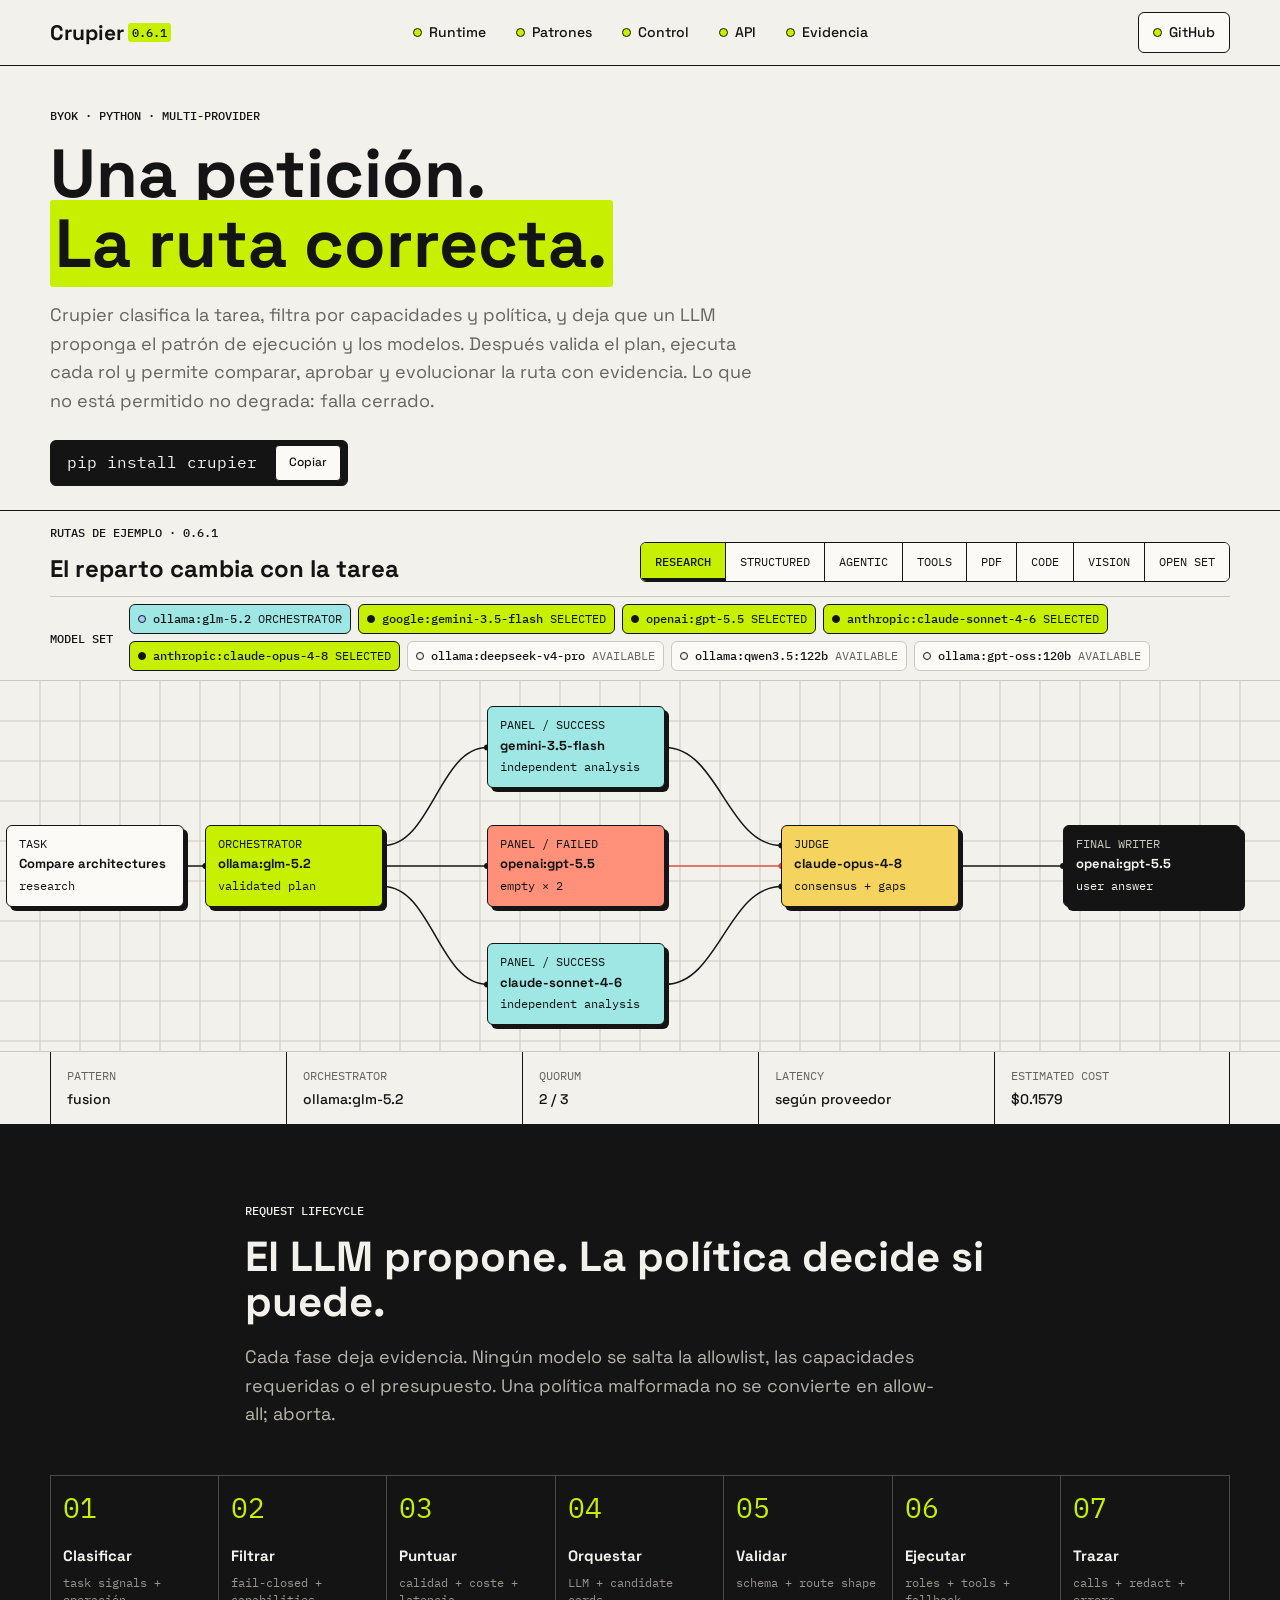
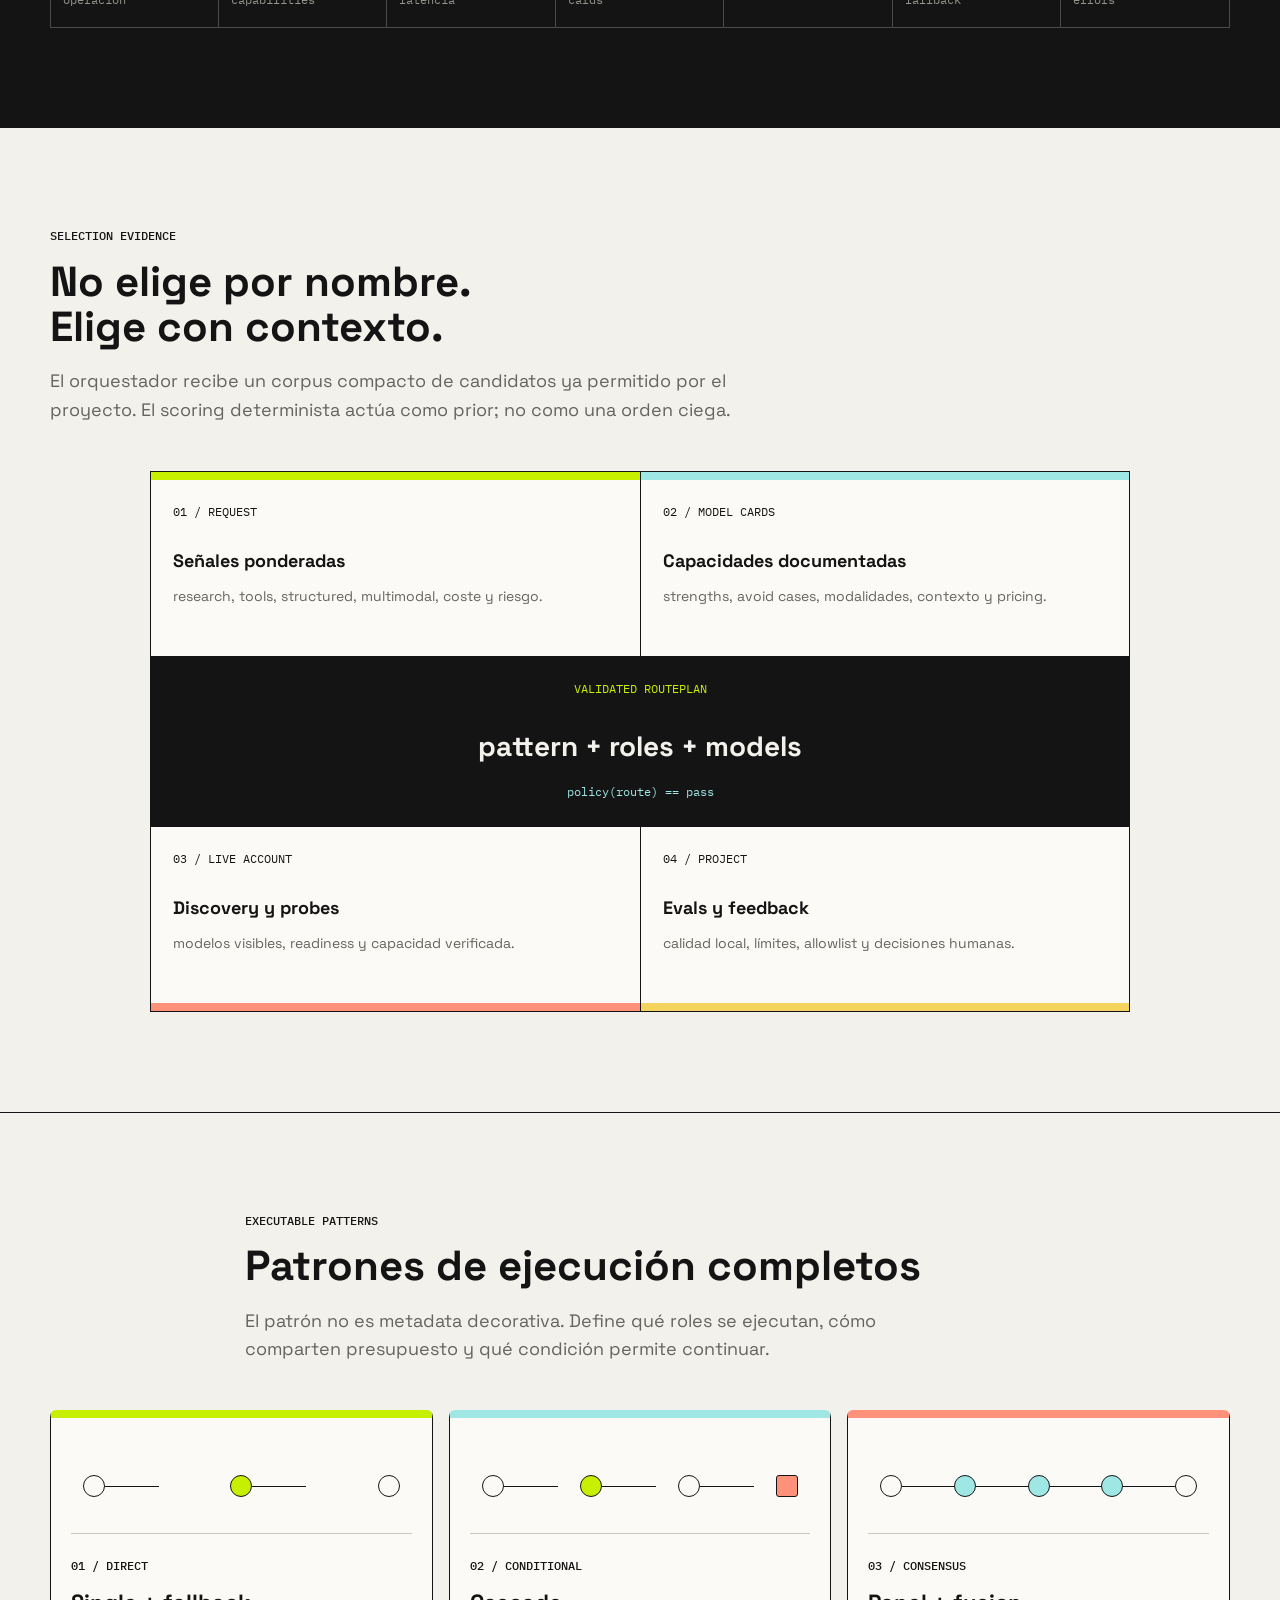
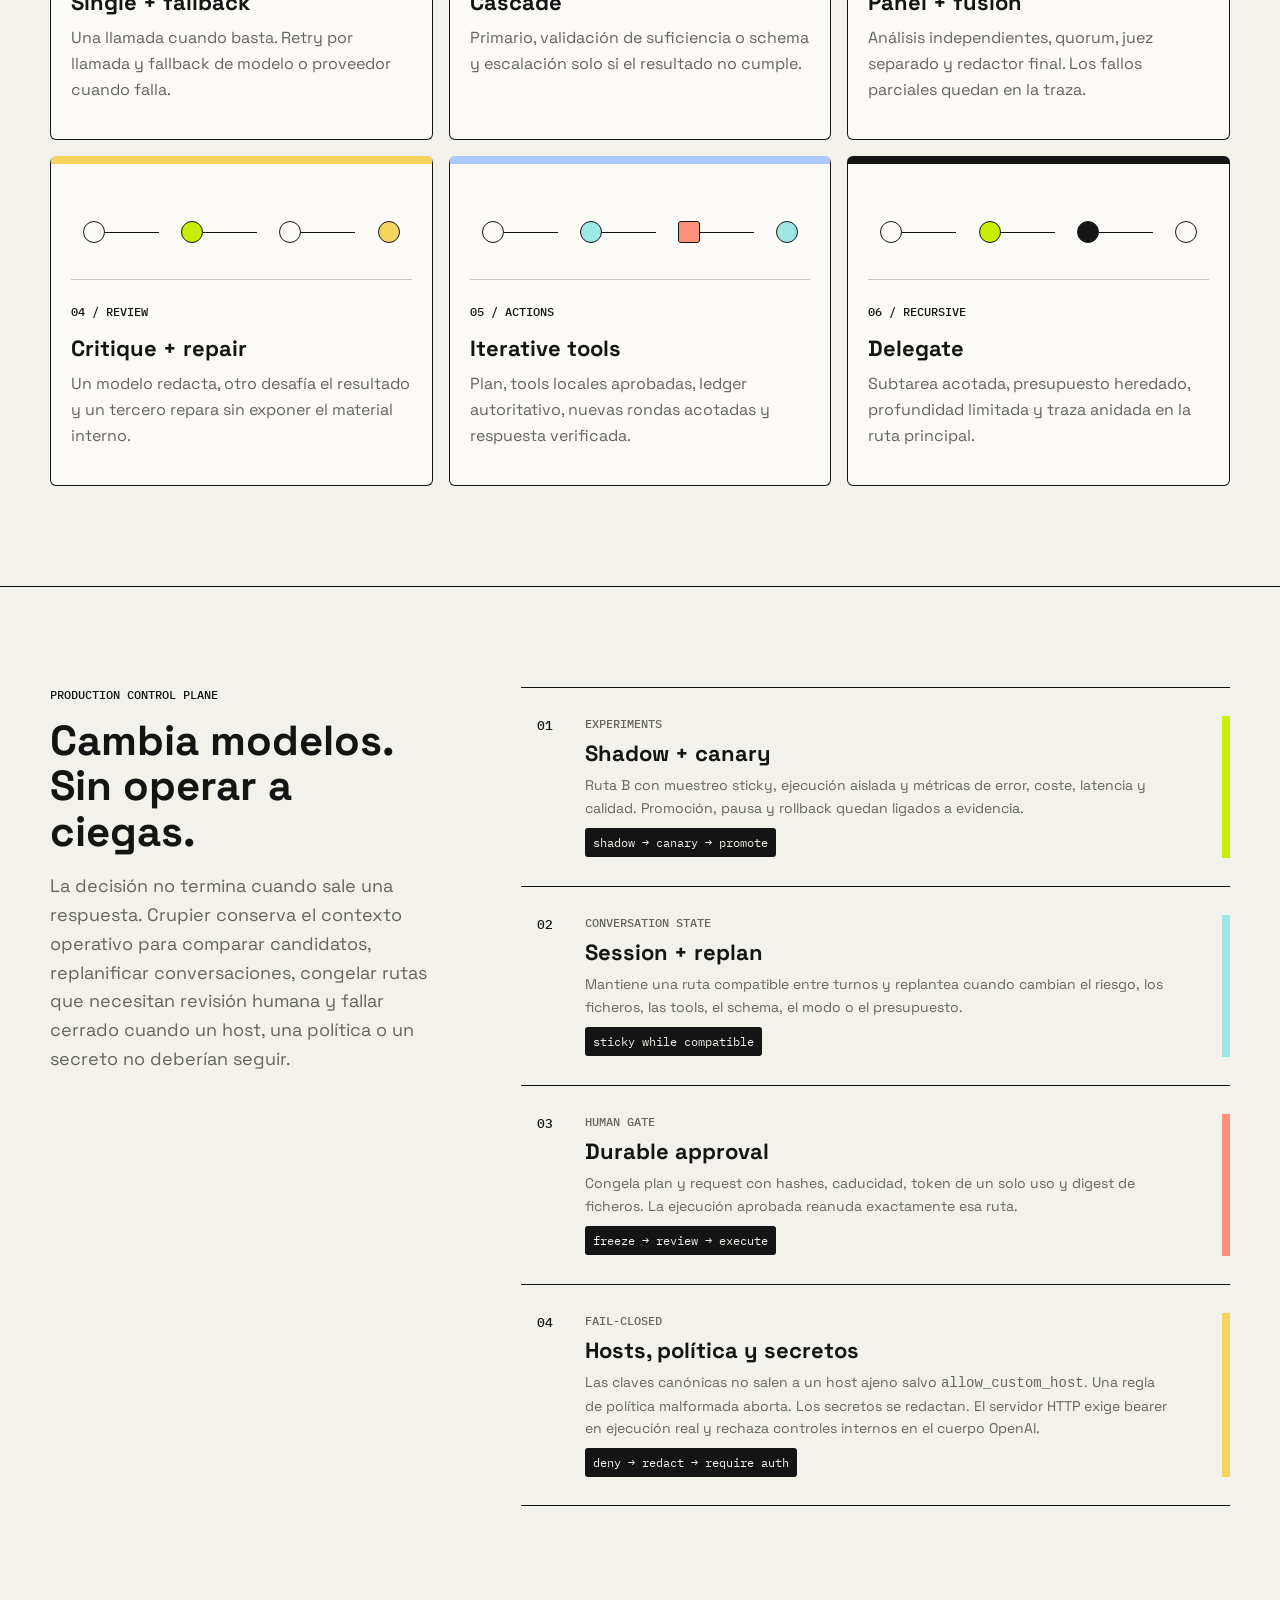
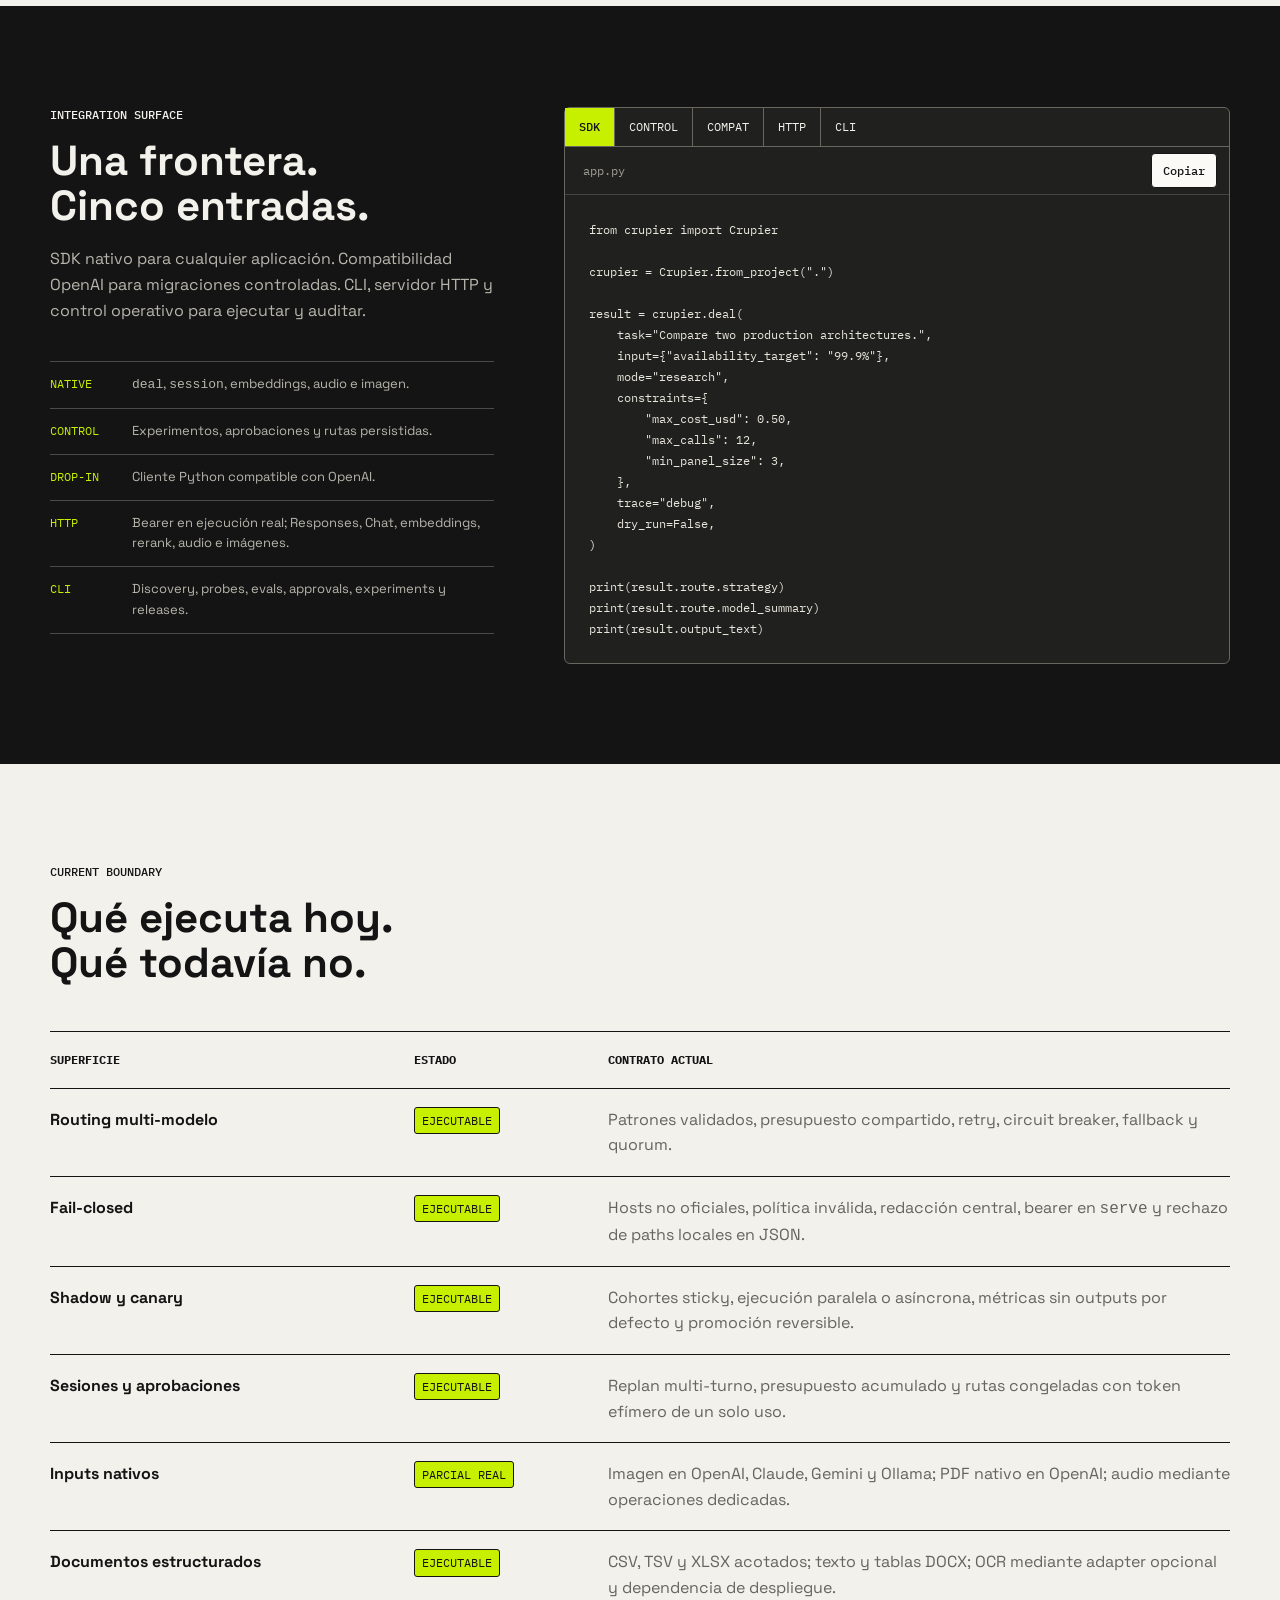
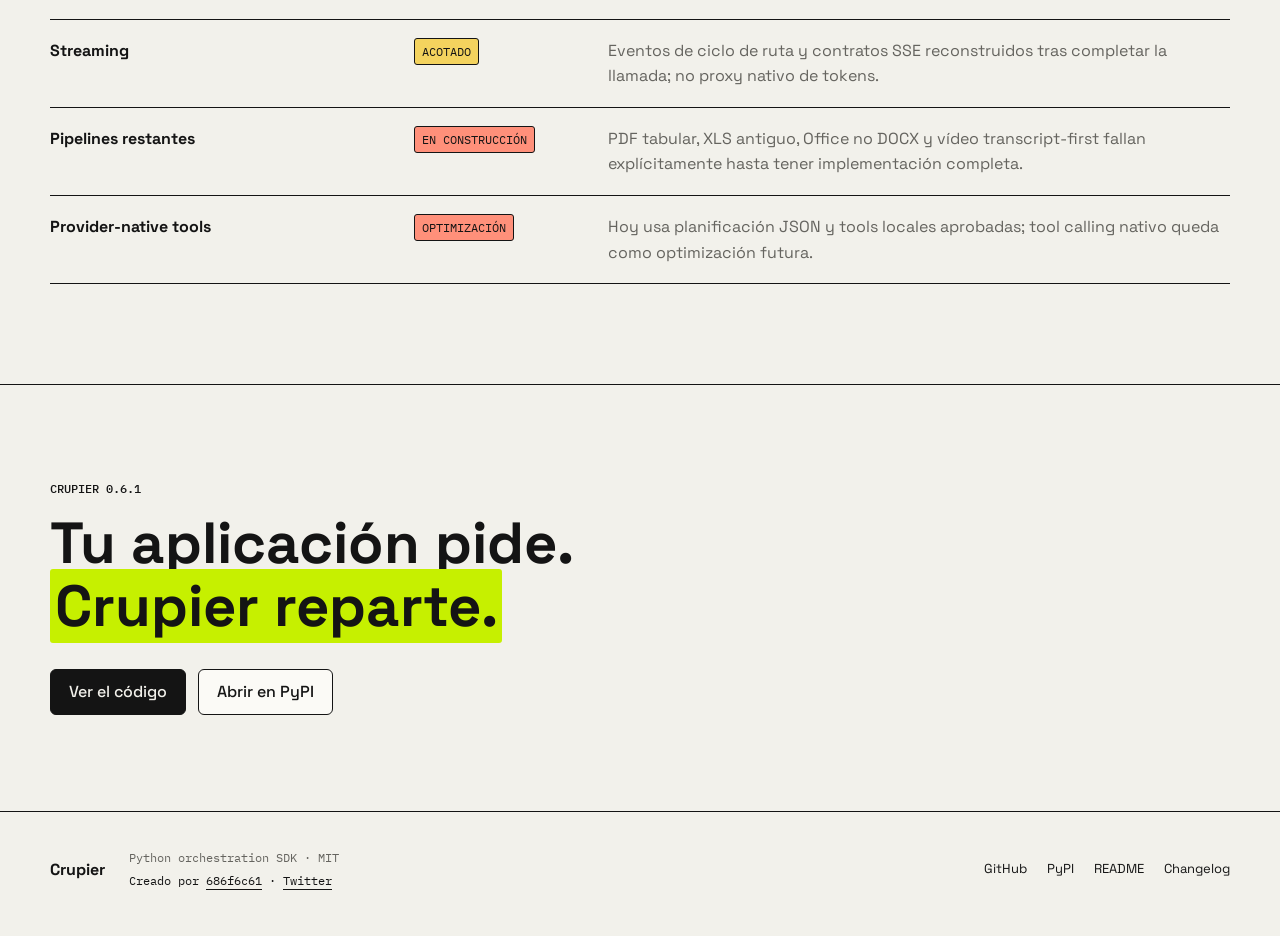
<file: site/index.html>
<!DOCTYPE html>
<html lang="es">
  <head>
    <meta charset="utf-8">
    <meta name="viewport" content="width=device-width, initial-scale=1">
    <meta name="description" content="Crupier 0.6.1 es el SDK Python BYOK para routing multi-modelo, shadow y canary, sesiones y un plano de control fail-closed.">
    <meta name="author" content="686f6c61">
    <meta name="robots" content="index, follow, max-image-preview:large, max-snippet:-1, max-video-preview:-1">
    <meta name="theme-color" content="#f2f1eb">

    <meta property="og:type" content="website">
    <meta property="og:locale" content="es_ES">
    <meta property="og:site_name" content="Crupier">
    <meta property="og:url" content="https://crupier.686f6c61.dev/">
    <meta property="og:title" content="Crupier · Una petición. La ruta correcta.">
    <meta property="og:description" content="Orquestación y control de flota para Python: routing multi-modelo, shadow y canary, sesiones y fail-closed ante hosts, políticas y secretos.">
    <meta property="og:image" content="https://crupier.686f6c61.dev/og-crupier.png">
    <meta property="og:image:secure_url" content="https://crupier.686f6c61.dev/og-crupier.png">
    <meta property="og:image:type" content="image/png">
    <meta property="og:image:width" content="1200">
    <meta property="og:image:height" content="630">
    <meta property="og:image:alt" content="Crupier conecta una petición con una ruta multi-modelo validada.">

    <meta name="twitter:card" content="summary_large_image">
    <meta name="twitter:creator" content="@686f6c61">
    <meta name="twitter:title" content="Crupier · Una petición. La ruta correcta.">
    <meta name="twitter:description" content="SDK Python BYOK para seleccionar, ejecutar y operar rutas multi-modelo con un plano de control fail-closed.">
    <meta name="twitter:image" content="https://crupier.686f6c61.dev/og-crupier.png">
    <meta name="twitter:image:alt" content="Crupier conecta una petición con una ruta multi-modelo validada.">

    <link rel="icon" href="favicon.svg" type="image/svg+xml">
    <link rel="canonical" href="https://crupier.686f6c61.dev/">
    <link rel="preconnect" href="https://fonts.googleapis.com">
    <link rel="preconnect" href="https://fonts.gstatic.com" crossorigin>
    <link href="https://fonts.googleapis.com/css2?family=IBM+Plex+Mono:wght@400;500&family=Space+Grotesk:wght@400;500;700&display=swap" rel="stylesheet">
    <link rel="stylesheet" href="styles.css">
    <title>Crupier · Orquestación multi-modelo para Python</title>
    <script type="application/ld+json">
      {
        "@context": "https://schema.org",
        "@type": "SoftwareSourceCode",
        "name": "Crupier",
        "description": "SDK Python BYOK para seleccionar, ejecutar y operar rutas multi-modelo con shadow, canary, sesiones y un plano de control fail-closed.",
        "url": "https://crupier.686f6c61.dev/",
        "image": "https://crupier.686f6c61.dev/og-crupier.png",
        "codeRepository": "https://github.com/686f6c61/crupier",
        "downloadUrl": "https://pypi.org/project/crupier/",
        "programmingLanguage": "Python",
        "runtimePlatform": "Python 3.11+",
        "version": "0.6.1",
        "license": "https://opensource.org/licenses/MIT",
        "author": {
          "@type": "Person",
          "name": "686f6c61",
          "url": "https://github.com/686f6c61"
        }
      }
    </script>
    <!-- Umami Analytics (self-hosted) -->
    <script defer src="https://analytics.686f6c61.dev/script.js"
      data-website-id="9d5d1bb4-7ea5-4c8a-bc91-378be16b686d"
      data-domains="crupier.686f6c61.dev,www.crupier.686f6c61.dev"
      data-do-not-track="true"
      data-exclude-search="true"></script>
  </head>
  <body>
    <a class="skip-link" href="#main">Saltar al contenido</a>

    <header class="site-header">
      <a class="brand" href="#top">
        <span>Crupier</span><mark>0.6.1</mark>
      </a>
      <nav class="site-nav" aria-label="Navegación principal">
        <a href="#runtime">Runtime</a>
        <a href="#patterns">Patrones</a>
        <a href="#control">Control</a>
        <a href="#api">API</a>
        <a href="#evidence">Evidencia</a>
      </nav>
      <a class="header-link" href="https://github.com/686f6c61/crupier">GitHub</a>
    </header>

    <main id="main">
      <section class="hero" id="top" aria-labelledby="hero-title">
        <div class="hero-copy page-shell">
          <p class="eyebrow">BYOK · Python · multi-provider</p>
          <h1 id="hero-title">Una petición.<br><mark>La ruta correcta.</mark></h1>
          <p class="hero-lede">
            Crupier clasifica la tarea, filtra por capacidades y política, y deja que un LLM proponga el patrón de ejecución y los modelos. Después valida el plan, ejecuta cada rol y permite comparar, aprobar y evolucionar la ruta con evidencia. Lo que no está permitido no degrada: falla cerrado.
          </p>
          <div class="install-line" role="group" aria-label="Comando de instalación">
            <code>pip install crupier</code>
            <button class="copy-command" type="button" data-copy="pip install crupier">Copiar</button>
          </div>
        </div>
      </section>

      <section class="route-lab" aria-labelledby="route-lab-title">
        <div class="route-lab-head page-shell">
          <div>
            <p class="eyebrow">Rutas de ejemplo · 0.6.1</p>
            <h2 id="route-lab-title">El reparto cambia con la tarea</h2>
          </div>
          <div class="route-tabs" role="tablist" aria-label="Seleccionar tipo de ruta">
            <button id="route-research-tab" type="button" role="tab" aria-controls="route-panel" aria-selected="true" tabindex="0" data-route="research">Research</button>
            <button id="route-structured-tab" type="button" role="tab" aria-controls="route-panel" aria-selected="false" tabindex="-1" data-route="structured">Structured</button>
            <button id="route-agentic-tab" type="button" role="tab" aria-controls="route-panel" aria-selected="false" tabindex="-1" data-route="agentic">Agentic</button>
            <button id="route-tools-tab" type="button" role="tab" aria-controls="route-panel" aria-selected="false" tabindex="-1" data-route="tools">Tools</button>
            <button id="route-pdf-tab" type="button" role="tab" aria-controls="route-panel" aria-selected="false" tabindex="-1" data-route="pdf">PDF</button>
            <button id="route-coding-tab" type="button" role="tab" aria-controls="route-panel" aria-selected="false" tabindex="-1" data-route="coding">Code</button>
            <button id="route-vision-tab" type="button" role="tab" aria-controls="route-panel" aria-selected="false" tabindex="-1" data-route="vision">Vision</button>
            <button id="route-open-set-tab" type="button" role="tab" aria-controls="route-panel" aria-selected="false" tabindex="-1" data-route="openSet">Open set</button>
          </div>
        </div>

        <div id="route-panel" role="tabpanel" aria-labelledby="route-research-tab" tabindex="0">
          <div class="model-pool page-shell" role="group" aria-label="Modelos candidatos para la ruta seleccionada">
            <span>Model set</span>
            <ul id="model-pool" aria-live="off"></ul>
          </div>
          <div class="graph-scroll" aria-label="Diagrama de la ruta seleccionada">
            <div class="graph-stage" id="graph-stage">
              <canvas id="route-canvas" aria-hidden="true"></canvas>
              <ul id="route-nodes" class="route-nodes" aria-live="off"></ul>
            </div>
          </div>

          <dl class="route-metrics page-shell" id="route-metrics"></dl>
        </div>
      </section>

      <section class="runtime-band" id="runtime" aria-labelledby="runtime-title">
        <div class="page-shell section-heading inverted">
          <p class="eyebrow">Request lifecycle</p>
          <h2 id="runtime-title">El LLM propone. La política decide si puede.</h2>
          <p>Cada fase deja evidencia. Ningún modelo se salta la allowlist, las capacidades requeridas o el presupuesto. Una política malformada no se convierte en allow-all; aborta.</p>
        </div>
        <ol class="runtime-flow page-shell">
          <li><span>01</span><strong>Clasificar</strong><small>task signals + operación</small></li>
          <li><span>02</span><strong>Filtrar</strong><small>fail-closed + capabilities</small></li>
          <li><span>03</span><strong>Puntuar</strong><small>calidad + coste + latencia</small></li>
          <li><span>04</span><strong>Orquestar</strong><small>LLM + candidate cards</small></li>
          <li><span>05</span><strong>Validar</strong><small>schema + route shape</small></li>
          <li><span>06</span><strong>Ejecutar</strong><small>roles + tools + fallback</small></li>
          <li><span>07</span><strong>Trazar</strong><small>calls + redact + errors</small></li>
        </ol>
      </section>

      <section class="evidence-section page-shell" id="evidence" aria-labelledby="selection-title">
        <div class="section-heading">
          <p class="eyebrow">Selection evidence</p>
          <h2 id="selection-title">No elige por nombre.<br>Elige con contexto.</h2>
          <p>El orquestador recibe un corpus compacto de candidatos ya permitido por el proyecto. El scoring determinista actúa como prior; no como una orden ciega.</p>
        </div>

        <div class="evidence-map" role="img" aria-label="Fuentes de evidencia que alimentan el plan de routing">
          <div class="evidence-source source-task">
            <span>01 / Request</span>
            <strong>Señales ponderadas</strong>
            <p>research, tools, structured, multimodal, coste y riesgo.</p>
          </div>
          <div class="evidence-source source-card">
            <span>02 / Model cards</span>
            <strong>Capacidades documentadas</strong>
            <p>strengths, avoid cases, modalidades, contexto y pricing.</p>
          </div>
          <div class="evidence-core">
            <span>Validated RoutePlan</span>
            <strong>pattern + roles + models</strong>
            <code>policy(route) == pass</code>
          </div>
          <div class="evidence-source source-live">
            <span>03 / Live account</span>
            <strong>Discovery y probes</strong>
            <p>modelos visibles, readiness y capacidad verificada.</p>
          </div>
          <div class="evidence-source source-local">
            <span>04 / Project</span>
            <strong>Evals y feedback</strong>
            <p>calidad local, límites, allowlist y decisiones humanas.</p>
          </div>
        </div>
      </section>

      <section class="strategies-section" id="patterns" aria-labelledby="patterns-title">
        <div class="page-shell section-heading">
          <p class="eyebrow">Executable patterns</p>
          <h2 id="patterns-title">Patrones de ejecución completos</h2>
          <p>El patrón no es metadata decorativa. Define qué roles se ejecutan, cómo comparten presupuesto y qué condición permite continuar.</p>
        </div>

        <div class="strategy-grid page-shell">
          <article class="strategy-card accent-lime">
            <div class="mini-route"><i></i><b></b><i></i></div>
            <p class="eyebrow">01 / Direct</p>
            <h3>Single + fallback</h3>
            <p>Una llamada cuando basta. Retry por llamada y fallback de modelo o proveedor cuando falla.</p>
          </article>
          <article class="strategy-card accent-cyan">
            <div class="mini-route cascade"><i></i><b></b><i></i><em></em></div>
            <p class="eyebrow">02 / Conditional</p>
            <h3>Cascade</h3>
            <p>Primario, validación de suficiencia o schema y escalación solo si el resultado no cumple.</p>
          </article>
          <article class="strategy-card accent-coral">
            <div class="mini-route fusion"><i></i><b></b><b></b><b></b><i></i></div>
            <p class="eyebrow">03 / Consensus</p>
            <h3>Panel + fusion</h3>
            <p>Análisis independientes, quorum, juez separado y redactor final. Los fallos parciales quedan en la traza.</p>
          </article>
          <article class="strategy-card accent-yellow">
            <div class="mini-route critique"><i></i><b></b><i></i><b></b></div>
            <p class="eyebrow">04 / Review</p>
            <h3>Critique + repair</h3>
            <p>Un modelo redacta, otro desafía el resultado y un tercero repara sin exponer el material interno.</p>
          </article>
          <article class="strategy-card accent-blue">
            <div class="mini-route tools"><i></i><b></b><em></em><b></b></div>
            <p class="eyebrow">05 / Actions</p>
            <h3>Iterative tools</h3>
            <p>Plan, tools locales aprobadas, ledger autoritativo, nuevas rondas acotadas y respuesta verificada.</p>
          </article>
          <article class="strategy-card accent-ink">
            <div class="mini-route delegate"><i></i><b></b><span></span><i></i></div>
            <p class="eyebrow">06 / Recursive</p>
            <h3>Delegate</h3>
            <p>Subtarea acotada, presupuesto heredado, profundidad limitada y traza anidada en la ruta principal.</p>
          </article>
        </div>
      </section>

      <section class="control-section" id="control" aria-labelledby="control-title">
        <div class="control-layout page-shell">
          <div class="section-heading">
            <p class="eyebrow">Production control plane</p>
            <h2 id="control-title">Cambia modelos.<br>Sin operar a ciegas.</h2>
            <p>La decisión no termina cuando sale una respuesta. Crupier conserva el contexto operativo para comparar candidatos, replanificar conversaciones, congelar rutas que necesitan revisión humana y fallar cerrado cuando un host, una política o un secreto no deberían seguir.</p>
          </div>

          <div class="control-lanes">
            <article class="control-lane">
              <span class="control-number">01</span>
              <div>
                <p class="eyebrow">Experiments</p>
                <h3>Shadow + canary</h3>
                <p>Ruta B con muestreo sticky, ejecución aislada y métricas de error, coste, latencia y calidad. Promoción, pausa y rollback quedan ligados a evidencia.</p>
              </div>
              <code>shadow → canary → promote</code>
            </article>
            <article class="control-lane">
              <span class="control-number">02</span>
              <div>
                <p class="eyebrow">Conversation state</p>
                <h3>Session + replan</h3>
                <p>Mantiene una ruta compatible entre turnos y replantea cuando cambian el riesgo, los ficheros, las tools, el schema, el modo o el presupuesto.</p>
              </div>
              <code>sticky while compatible</code>
            </article>
            <article class="control-lane">
              <span class="control-number">03</span>
              <div>
                <p class="eyebrow">Human gate</p>
                <h3>Durable approval</h3>
                <p>Congela plan y request con hashes, caducidad, token de un solo uso y digest de ficheros. La ejecución aprobada reanuda exactamente esa ruta.</p>
              </div>
              <code>freeze → review → execute</code>
            </article>
            <article class="control-lane">
              <span class="control-number">04</span>
              <div>
                <p class="eyebrow">Fail-closed</p>
                <h3>Hosts, política y secretos</h3>
                <p>Las claves canónicas no salen a un host ajeno salvo <code>allow_custom_host</code>. Una regla de política malformada aborta. Los secretos se redactan. El servidor HTTP exige bearer en ejecución real y rechaza controles internos en el cuerpo OpenAI.</p>
              </div>
              <code>deny → redact → require auth</code>
            </article>
          </div>
        </div>
      </section>

      <section class="api-section" id="api" aria-labelledby="api-title">
        <div class="page-shell api-layout">
          <div class="section-heading">
            <p class="eyebrow">Integration surface</p>
            <h2 id="api-title">Una frontera.<br>Cinco entradas.</h2>
            <p>SDK nativo para cualquier aplicación. Compatibilidad OpenAI para migraciones controladas. CLI, servidor HTTP y control operativo para ejecutar y auditar.</p>
            <ul class="api-contracts">
              <li><span class="contract-label">Native</span><span class="contract-copy"><code>deal</code>, <code>session</code>, embeddings, audio e imagen.</span></li>
              <li><span class="contract-label">Control</span><span class="contract-copy">Experimentos, aprobaciones y rutas persistidas.</span></li>
              <li><span class="contract-label">Drop-in</span><span class="contract-copy">Cliente Python compatible con OpenAI.</span></li>
              <li><span class="contract-label">HTTP</span><span class="contract-copy">Bearer en ejecución real; Responses, Chat, embeddings, rerank, audio e imágenes.</span></li>
              <li><span class="contract-label">CLI</span><span class="contract-copy">Discovery, probes, evals, approvals, experiments y releases.</span></li>
            </ul>
          </div>

          <div class="code-workbench">
            <div class="code-tabs" role="tablist" aria-label="Ejemplos de integración">
              <button id="code-sdk-tab" type="button" role="tab" aria-controls="code-panel" aria-selected="true" tabindex="0" data-code="sdk">SDK</button>
              <button id="code-control-tab" type="button" role="tab" aria-controls="code-panel" aria-selected="false" tabindex="-1" data-code="control">Control</button>
              <button id="code-compat-tab" type="button" role="tab" aria-controls="code-panel" aria-selected="false" tabindex="-1" data-code="compat">Compat</button>
              <button id="code-server-tab" type="button" role="tab" aria-controls="code-panel" aria-selected="false" tabindex="-1" data-code="server">HTTP</button>
              <button id="code-cli-tab" type="button" role="tab" aria-controls="code-panel" aria-selected="false" tabindex="-1" data-code="cli">CLI</button>
            </div>
            <div id="code-panel" role="tabpanel" aria-labelledby="code-sdk-tab" tabindex="0">
              <div class="code-toolbar">
                <span id="code-filename">app.py</span>
                <button class="copy-command" id="copy-code" type="button">Copiar</button>
              </div>
              <pre><code id="code-sample"></code></pre>
            </div>
          </div>
        </div>
      </section>

      <section class="boundaries-section page-shell" aria-labelledby="boundaries-title">
        <div class="section-heading">
          <p class="eyebrow">Current boundary</p>
          <h2 id="boundaries-title">Qué ejecuta hoy.<br>Qué todavía no.</h2>
        </div>
        <table class="boundary-table">
          <caption class="visually-hidden">Estado de capacidades</caption>
          <thead>
            <tr class="boundary-row boundary-head">
              <th scope="col">Superficie</th><th scope="col">Estado</th><th scope="col">Contrato actual</th>
            </tr>
          </thead>
          <tbody>
            <tr class="boundary-row">
              <th scope="row">Routing multi-modelo</th><td><span class="state live">Ejecutable</span></td><td>Patrones validados, presupuesto compartido, retry, circuit breaker, fallback y quorum.</td>
            </tr>
            <tr class="boundary-row">
              <th scope="row">Fail-closed</th><td><span class="state live">Ejecutable</span></td><td>Hosts no oficiales, política inválida, redacción central, bearer en <code>serve</code> y rechazo de paths locales en JSON.</td>
            </tr>
            <tr class="boundary-row">
              <th scope="row">Shadow y canary</th><td><span class="state live">Ejecutable</span></td><td>Cohortes sticky, ejecución paralela o asíncrona, métricas sin outputs por defecto y promoción reversible.</td>
            </tr>
            <tr class="boundary-row">
              <th scope="row">Sesiones y aprobaciones</th><td><span class="state live">Ejecutable</span></td><td>Replan multi-turno, presupuesto acumulado y rutas congeladas con token efímero de un solo uso.</td>
            </tr>
            <tr class="boundary-row">
              <th scope="row">Inputs nativos</th><td><span class="state live">Parcial real</span></td><td>Imagen en OpenAI, Claude, Gemini y Ollama; PDF nativo en OpenAI; audio mediante operaciones dedicadas.</td>
            </tr>
            <tr class="boundary-row">
              <th scope="row">Documentos estructurados</th><td><span class="state live">Ejecutable</span></td><td>CSV, TSV y XLSX acotados; texto y tablas DOCX; OCR mediante adapter opcional y dependencia de despliegue.</td>
            </tr>
            <tr class="boundary-row">
              <th scope="row">Streaming</th><td><span class="state bounded">Acotado</span></td><td>Eventos de ciclo de ruta y contratos SSE reconstruidos tras completar la llamada; no proxy nativo de tokens.</td>
            </tr>
            <tr class="boundary-row">
              <th scope="row">Pipelines restantes</th><td><span class="state planned">En construcción</span></td><td>PDF tabular, XLS antiguo, Office no DOCX y vídeo transcript-first fallan explícitamente hasta tener implementación completa.</td>
            </tr>
            <tr class="boundary-row">
              <th scope="row">Provider-native tools</th><td><span class="state planned">Optimización</span></td><td>Hoy usa planificación JSON y tools locales aprobadas; tool calling nativo queda como optimización futura.</td>
            </tr>
          </tbody>
        </table>
      </section>

      <section class="final-cta" aria-labelledby="cta-title">
        <div class="page-shell">
          <p class="eyebrow">Crupier 0.6.1</p>
          <h2 id="cta-title">Tu aplicación pide.<br><mark>Crupier reparte.</mark></h2>
          <div class="cta-actions">
            <a class="primary-action" href="https://github.com/686f6c61/crupier">Ver el código</a>
            <a class="secondary-action" href="https://pypi.org/project/crupier/">Abrir en PyPI</a>
          </div>
        </div>
      </section>
    </main>

    <footer class="site-footer">
      <div class="page-shell">
        <strong>Crupier</strong>
        <div class="footer-meta">
          <p>Python orchestration SDK · MIT</p>
          <p>Creado por <a href="https://github.com/686f6c61">686f6c61</a> · <a href="https://x.com/686f6c61">Twitter</a></p>
        </div>
        <nav aria-label="Enlaces del pie">
          <a href="https://github.com/686f6c61/crupier">GitHub</a>
          <a href="https://pypi.org/project/crupier/">PyPI</a>
          <a href="https://github.com/686f6c61/crupier/blob/main/README.md">README</a>
          <a href="https://github.com/686f6c61/crupier/blob/main/CHANGELOG.md">Changelog</a>
        </nav>
      </div>
    </footer>

    <div class="copy-toast" id="copy-toast" role="status" aria-live="polite"></div>
    <script src="app.js" defer></script>
  </body>
</html>
</file>
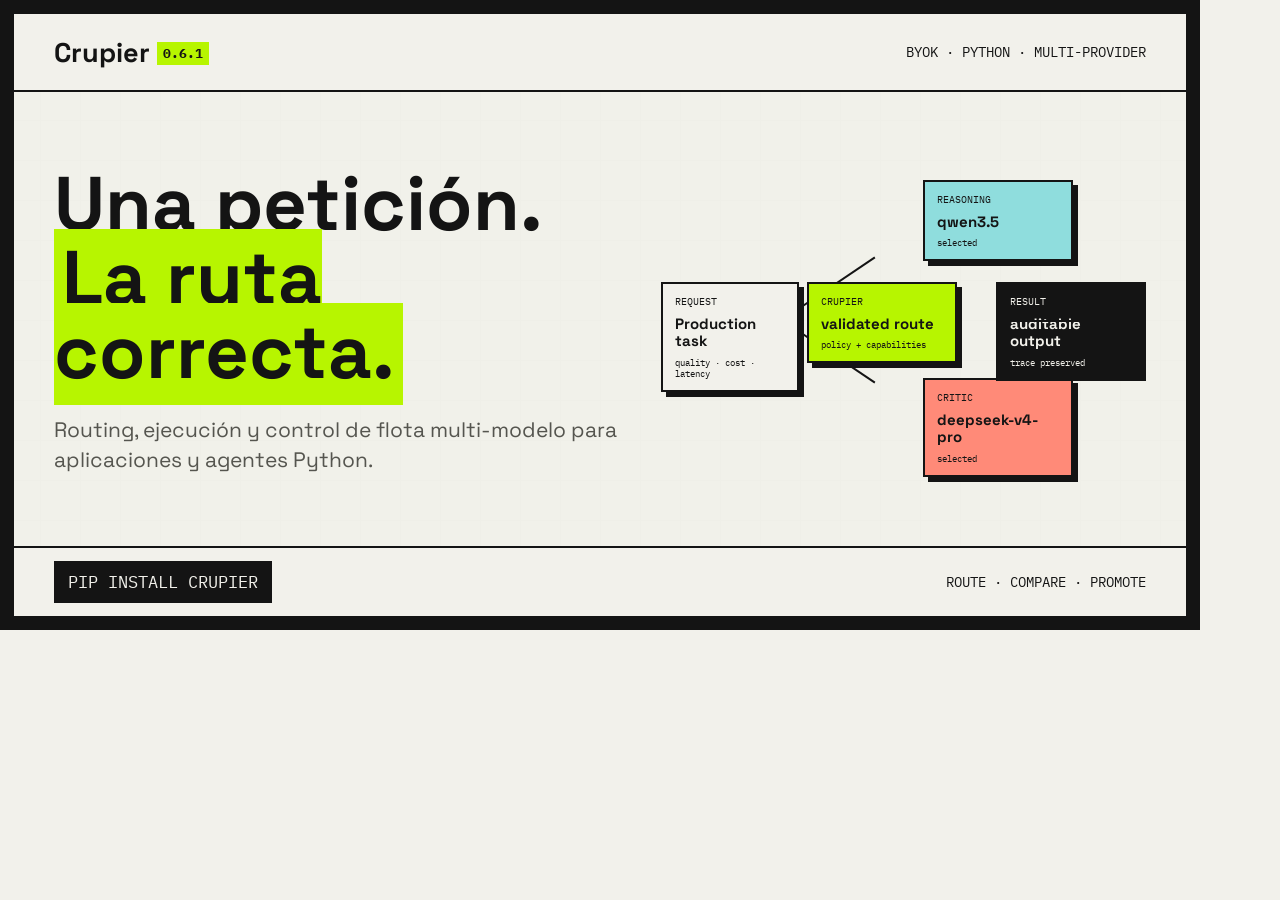
<file: site/social-card.html>
<!DOCTYPE html>
<html lang="es">
  <head>
    <meta charset="utf-8">
    <meta name="viewport" content="width=1200, initial-scale=1">
    <meta name="robots" content="noindex, nofollow">
    <link rel="icon" href="favicon.svg" type="image/svg+xml">
    <link rel="preconnect" href="https://fonts.googleapis.com">
    <link rel="preconnect" href="https://fonts.gstatic.com" crossorigin>
    <link href="https://fonts.googleapis.com/css2?family=IBM+Plex+Mono:wght@400;500&family=Space+Grotesk:wght@500;700&display=swap" rel="stylesheet">
    <title>Crupier social card</title>
    <style>
      * { box-sizing: border-box; }

      html,
      body {
        width: 1200px;
        height: 630px;
        margin: 0;
        overflow: hidden;
      }

      body {
        position: relative;
        color: #141414;
        background: #f2f1eb;
        font-family: "Space Grotesk", Arial, sans-serif;
      }

      body::before {
        position: absolute;
        inset: 0;
        background-image:
          linear-gradient(#d7d5cc 1px, transparent 1px),
          linear-gradient(90deg, #d7d5cc 1px, transparent 1px);
        background-size: 40px 40px;
        content: "";
        opacity: 0.56;
      }

      .card {
        position: relative;
        z-index: 1;
        display: grid;
        grid-template-rows: auto 1fr auto;
        width: 100%;
        height: 100%;
        border: 14px solid #141414;
      }

      header,
      footer {
        display: flex;
        align-items: center;
        justify-content: space-between;
        padding-inline: 40px;
        background: #f2f1eb;
      }

      header {
        min-height: 78px;
        border-bottom: 2px solid #141414;
      }

      .brand {
        font-size: 27px;
        font-weight: 700;
      }

      .version {
        display: inline-block;
        margin-left: 7px;
        padding: 3px 6px;
        background: #b7f500;
        font-family: "IBM Plex Mono", monospace;
        font-size: 13px;
        vertical-align: 4px;
      }

      .kicker,
      footer {
        font-family: "IBM Plex Mono", monospace;
        font-size: 14px;
        text-transform: uppercase;
      }

      main {
        display: grid;
        grid-template-columns: 1.08fr 0.92fr;
        align-items: center;
        gap: 38px;
        padding: 38px 40px 34px;
        background: rgba(242, 241, 235, 0.86);
      }

      h1 {
        margin: 0;
        font-size: 76px;
        line-height: 0.97;
        letter-spacing: 0;
      }

      h1 mark {
        display: inline;
        padding: 0 8px 5px;
        color: inherit;
        background: #b7f500;
      }

      .lede {
        max-width: 590px;
        margin: 27px 0 0;
        color: #55554f;
        font-size: 21px;
        line-height: 1.42;
      }

      .route {
        position: relative;
        height: 330px;
      }

      .route::before,
      .route::after,
      .branch::before,
      .branch::after {
        position: absolute;
        height: 2px;
        background: #141414;
        content: "";
        transform-origin: left center;
      }

      .route::before { top: 164px; left: 24px; width: 104px; }
      .route::after { top: 164px; left: 341px; width: 102px; }
      .branch::before { top: 163px; left: 121px; width: 112px; transform: rotate(-34deg); }
      .branch::after { top: 163px; left: 121px; width: 112px; transform: rotate(34deg); }

      .node {
        position: absolute;
        width: 150px;
        min-height: 76px;
        padding: 11px 12px;
        border: 2px solid #141414;
        background: #fff;
        box-shadow: 5px 5px 0 #141414;
      }

      .node small,
      .node span {
        display: block;
        font-family: "IBM Plex Mono", monospace;
      }

      .node small {
        margin-bottom: 7px;
        font-size: 10px;
        text-transform: uppercase;
      }

      .node strong {
        display: block;
        overflow-wrap: anywhere;
        font-size: 15px;
        line-height: 1.15;
      }

      .node span {
        margin-top: 7px;
        font-size: 9px;
      }

      .request { top: 126px; left: 0; width: 138px; background: #f2f1eb; }
      .router { top: 126px; left: 146px; background: #b7f500; }
      .qwen { top: 24px; left: 262px; background: #8fdddd; }
      .deepseek { top: 222px; left: 262px; background: #ff8a78; }
      .final { top: 126px; right: 0; color: #f2f1eb; background: #141414; box-shadow: none; }

      footer {
        min-height: 70px;
        border-top: 2px solid #141414;
      }

      footer code {
        padding: 10px 14px;
        color: #f2f1eb;
        background: #141414;
        font-family: "IBM Plex Mono", monospace;
        font-size: 17px;
      }
    </style>
  </head>
  <body>
    <div class="card">
      <header>
        <div class="brand">Crupier<span class="version">0.6.1</span></div>
        <div class="kicker">BYOK · Python · multi-provider</div>
      </header>
      <main>
        <div>
          <h1>Una petición.<br><mark>La ruta correcta.</mark></h1>
          <p class="lede">Routing, ejecución y control de flota multi-modelo para aplicaciones y agentes Python.</p>
        </div>
        <div class="route" aria-hidden="true">
          <div class="branch"></div>
          <div class="node request"><small>Request</small><strong>Production task</strong><span>quality · cost · latency</span></div>
          <div class="node router"><small>Crupier</small><strong>validated route</strong><span>policy + capabilities</span></div>
          <div class="node qwen"><small>Reasoning</small><strong>qwen3.5</strong><span>selected</span></div>
          <div class="node deepseek"><small>Critic</small><strong>deepseek-v4-pro</strong><span>selected</span></div>
          <div class="node final"><small>Result</small><strong>auditable output</strong><span>trace preserved</span></div>
        </div>
      </main>
      <footer>
        <code>pip install crupier</code>
        <span>route · compare · promote</span>
      </footer>
    </div>
  </body>
</html>
</file>
<file: site/styles.css>
:root {
  --paper: #f2f1eb;
  --surface: #fbfaf6;
  --ink: #141414;
  --muted: #65645f;
  --line: #141414;
  --soft-line: #cbc9bf;
  --lime: #c6f000;
  --cyan: #9ee7e5;
  --coral: #ff907a;
  --yellow: #f4d35e;
  --blue: #a9c8ff;
  --radius: 6px;
  --shell: 1180px;
  --route-cycle: 5.2s;
  --font-sans: "Space Grotesk", "Segoe UI", system-ui, sans-serif;
  --font-mono: "IBM Plex Mono", "SFMono-Regular", Consolas, monospace;
}

* {
  box-sizing: border-box;
  letter-spacing: 0;
}

html {
  scroll-behavior: smooth;
}

section[id] {
  scroll-margin-top: 76px;
}

body {
  margin: 0;
  color: var(--ink);
  background: var(--paper);
  font-family: var(--font-sans);
  font-size: 16px;
  line-height: 1.6;
  text-rendering: optimizeLegibility;
}

button,
a {
  font: inherit;
}

a {
  color: inherit;
  text-decoration: none;
}

button {
  color: inherit;
}

mark {
  color: var(--ink);
  background: var(--lime);
  border-radius: 3px;
  padding: 0 0.08em;
}

.skip-link {
  position: fixed;
  z-index: 100;
  top: 8px;
  left: 8px;
  transform: translateY(-150%);
  padding: 8px 12px;
  color: var(--paper);
  background: var(--ink);
  border-radius: var(--radius);
}

.skip-link:focus {
  transform: translateY(0);
}

.visually-hidden {
  position: absolute;
  width: 1px;
  height: 1px;
  overflow: hidden;
  clip: rect(0 0 0 0);
  clip-path: inset(50%);
  white-space: nowrap;
}

.page-shell {
  width: min(calc(100% - 48px), var(--shell));
  margin-inline: auto;
}

.site-header {
  position: sticky;
  z-index: 20;
  top: 0;
  display: grid;
  grid-template-columns: 1fr auto 1fr;
  align-items: center;
  min-height: 66px;
  padding: 0 max(24px, calc((100% - var(--shell)) / 2));
  background: rgba(242, 241, 235, 0.96);
  border-bottom: 1px solid var(--line);
  backdrop-filter: blur(10px);
}

.brand {
  display: inline-flex;
  align-items: center;
  justify-self: start;
  font-size: 21px;
  font-weight: 700;
}

.brand mark {
  margin-left: 4px;
  padding: 0 4px;
  font-family: var(--font-mono);
  font-size: 12px;
  font-weight: 500;
}

.site-nav {
  display: flex;
  gap: 30px;
  font-size: 14px;
  font-weight: 500;
}

.site-nav a,
.header-link {
  display: inline-flex;
  align-items: center;
  gap: 7px;
}

.site-nav a::before,
.header-link::before {
  width: 7px;
  height: 7px;
  flex: 0 0 7px;
  background: var(--lime);
  border: 1px solid var(--ink);
  border-radius: 50%;
  content: "";
}

.site-nav a,
.site-footer a {
  text-decoration-thickness: 1px;
  text-underline-offset: 4px;
}

.site-nav a:hover,
.site-footer a:hover {
  text-decoration: underline;
}

.header-link {
  justify-self: end;
  padding: 8px 14px;
  font-size: 14px;
  font-weight: 500;
  border: 1px solid var(--line);
  border-radius: var(--radius);
  background: var(--surface);
}

.header-link:hover,
.secondary-action:hover,
.copy-command:hover {
  background: var(--lime);
}

.hero {
  overflow: hidden;
}

.hero-copy {
  position: relative;
  z-index: 2;
  padding-top: 42px;
  padding-bottom: 24px;
}

.eyebrow {
  margin: 0 0 14px;
  font-family: var(--font-mono);
  font-size: 12px;
  font-weight: 500;
  line-height: 1.4;
  text-transform: uppercase;
}

h1,
h2,
h3,
p {
  margin-top: 0;
}

h1 {
  max-width: 820px;
  margin-bottom: 22px;
  font-size: 68px;
  font-weight: 700;
  line-height: 1.03;
}

h2 {
  margin-bottom: 18px;
  font-size: 42px;
  font-weight: 700;
  line-height: 1.08;
}

h3 {
  margin-bottom: 10px;
  font-size: 22px;
  line-height: 1.2;
}

.hero-lede {
  max-width: 720px;
  margin-bottom: 24px;
  color: var(--muted);
  font-size: 18px;
}

.install-line {
  display: inline-flex;
  align-items: center;
  gap: 18px;
  min-height: 46px;
  padding: 0 6px 0 16px;
  color: var(--paper);
  background: var(--ink);
  border: 1px solid var(--ink);
  border-radius: var(--radius);
}

.install-line code,
.code-workbench code,
.evidence-core code {
  font-family: var(--font-mono);
}

.copy-command {
  min-width: 66px;
  padding: 7px 11px;
  color: var(--ink);
  background: var(--surface);
  border: 1px solid var(--line);
  border-radius: 4px;
  cursor: pointer;
  font-size: 12px;
  font-weight: 500;
}

.route-lab {
  border-top: 1px solid var(--line);
  border-bottom: 1px solid var(--line);
}

.route-lab-head {
  display: flex;
  align-items: end;
  justify-content: space-between;
  gap: 30px;
  min-height: 84px;
  padding-block: 14px;
}

.route-lab-head h2 {
  margin: 0;
  font-size: 24px;
}

.route-tabs,
.code-tabs {
  display: flex;
  align-items: center;
  min-width: 0;
  border: 1px solid var(--line);
  border-radius: var(--radius);
}

.route-tabs {
  overflow: hidden;
}

.code-tabs {
  overflow-x: auto;
  scrollbar-width: thin;
}

.route-tabs button,
.code-tabs button {
  position: relative;
  flex: 0 0 auto;
  min-height: 38px;
  padding: 0 14px;
  background: var(--surface);
  border: 0;
  border-right: 1px solid var(--line);
  cursor: pointer;
  font-family: var(--font-mono);
  font-size: 12px;
  text-transform: uppercase;
}

.route-tabs button {
  overflow: hidden;
}

.route-tabs button::after {
  position: absolute;
  right: 0;
  bottom: 0;
  left: 0;
  height: 3px;
  background: var(--ink);
  content: "";
  transform: scaleX(0);
  transform-origin: left;
}

.route-lab.is-cycling .route-tabs button[aria-selected="true"]::after {
  animation: route-progress var(--route-cycle) linear forwards;
}

.route-tabs button:last-child,
.code-tabs button:last-child {
  border-right: 0;
}

.route-tabs button[aria-selected="true"],
.code-tabs button[aria-selected="true"] {
  background: var(--lime);
  font-weight: 500;
}

.model-pool {
  display: grid;
  grid-template-columns: auto minmax(0, 1fr);
  align-items: center;
  gap: 16px;
  min-height: 52px;
  padding-block: 7px;
  border-top: 1px solid var(--soft-line);
}

.model-pool > span {
  font-family: var(--font-mono);
  font-size: 12px;
  font-weight: 500;
  text-transform: uppercase;
}

.model-pool ul {
  display: flex;
  flex-wrap: wrap;
  gap: 7px;
  min-width: 0;
  margin: 0;
  padding: 0 0 2px;
  list-style: none;
}

.model-pool li {
  display: inline-flex;
  flex: 0 0 auto;
  align-items: center;
  gap: 7px;
  min-height: 30px;
  padding: 5px 8px;
  border: 1px solid var(--soft-line);
  border-radius: var(--radius);
  background: var(--surface);
}

.model-pool li::before {
  width: 6px;
  height: 6px;
  flex: 0 0 6px;
  border: 1px solid var(--ink);
  border-radius: 50%;
  background: var(--paper);
  content: "";
}

.model-pool li.is-selected { background: var(--lime); border-color: var(--line); }
.model-pool li.is-selected::before { background: var(--ink); }
.model-pool li.is-orchestrator { background: var(--cyan); border-color: var(--line); }
.model-pool li.is-orchestrator::before { background: var(--blue); }
.model-pool li.is-fallback { background: var(--yellow); }
.model-pool li.is-filtered { border-style: dashed; opacity: 0.58; }

.model-pool li.is-selected small,
.model-pool li.is-orchestrator small,
.model-pool li.is-fallback small {
  color: var(--ink);
}

.model-pool strong,
.model-pool small {
  font-family: var(--font-mono);
  line-height: 1.2;
}

.model-pool strong {
  font-size: 12px;
  font-weight: 500;
}

.model-pool small {
  color: var(--muted);
  font-size: 12px;
  text-transform: uppercase;
}

.graph-scroll {
  overflow: hidden;
  border-top: 1px solid var(--soft-line);
  border-bottom: 1px solid var(--soft-line);
}

.graph-stage {
  position: relative;
  width: 100%;
  height: 370px;
  background: var(--paper);
}

#route-canvas,
.route-nodes {
  position: absolute;
  inset: 0;
  width: 100%;
  height: 100%;
}

.route-nodes {
  margin: 0;
  padding: 0;
  list-style: none;
}

.route-node {
  --node-width: clamp(156px, 14vw, 178px);

  position: absolute;
  left: clamp(calc(var(--node-width) / 2 + 6px), var(--x), calc(100% - var(--node-width) / 2 - 6px));
  top: var(--y);
  width: var(--node-width);
  min-height: 82px;
  transform: translate(-50%, -50%);
  padding: 10px 12px;
  background: var(--surface);
  border: 1px solid var(--line);
  border-radius: var(--radius);
  box-shadow: 4px 4px 0 var(--ink);
  animation: route-node-enter 360ms ease both;
  animation-delay: var(--delay);
}

.route-node small,
.route-node span {
  display: block;
}

.route-node small {
  margin-bottom: 5px;
  color: var(--ink);
  font-family: var(--font-mono);
  font-size: 12px;
  line-height: 1.3;
  text-transform: uppercase;
}

.route-node strong {
  display: block;
  overflow-wrap: anywhere;
  font-size: 13px;
  line-height: 1.25;
}

.route-node span {
  margin-top: 5px;
  font-family: var(--font-mono);
  font-size: 12px;
  line-height: 1.3;
}

.route-node.is-router { background: var(--lime); }
.route-node.is-success { background: var(--cyan); }
.route-node.is-failure { background: var(--coral); }
.route-node.is-review { background: var(--yellow); }
.route-node.is-output { color: var(--paper); background: var(--ink); }
.route-node.is-output small { color: #c9c7be; }
.route-node.is-skipped { background: var(--paper); border-style: dashed; box-shadow: none; opacity: 0.72; }
.route-node.is-tool { background: var(--blue); }

.route-metrics {
  display: grid;
  grid-template-columns: repeat(5, 1fr);
  margin-top: 0;
  margin-bottom: 0;
}

.route-metrics div {
  min-width: 0;
  padding: 14px 16px;
  border-left: 1px solid var(--line);
  animation: route-metric-enter 280ms ease both;
  animation-delay: var(--delay);
}

.route-metrics div:last-child {
  border-right: 1px solid var(--line);
}

.route-metrics dt {
  color: var(--muted);
  font-family: var(--font-mono);
  font-size: 12px;
  text-transform: uppercase;
}

.route-metrics dd {
  margin: 3px 0 0;
  overflow-wrap: anywhere;
  font-size: 14px;
  font-weight: 500;
}

.runtime-band {
  padding: 78px 0 84px;
  color: var(--paper);
  background: var(--ink);
}

.section-heading {
  max-width: 790px;
  margin-bottom: 46px;
}

.section-heading > p:last-child {
  max-width: 690px;
  margin-bottom: 0;
  color: var(--muted);
  font-size: 18px;
}

.section-heading.inverted > p:last-child {
  color: #b7b5ac;
}

.runtime-flow {
  display: grid;
  grid-template-columns: repeat(7, 1fr);
  gap: 0;
  padding-left: 0;
  list-style: none;
  border-top: 1px solid #4c4b47;
  border-bottom: 1px solid #4c4b47;
}

.runtime-flow li {
  position: relative;
  min-height: 145px;
  padding: 18px 12px;
  border-right: 1px solid #4c4b47;
}

.runtime-flow li:first-child {
  border-left: 1px solid #4c4b47;
}

.runtime-flow span,
.runtime-flow small,
.runtime-flow strong {
  display: block;
}

.runtime-flow span,
.runtime-flow small {
  font-family: var(--font-mono);
}

.runtime-flow span {
  margin-bottom: 22px;
  color: var(--lime);
  font-size: 28px;
  line-height: 1;
}

.runtime-flow strong {
  margin-bottom: 7px;
  font-size: 15px;
}

.runtime-flow small {
  color: #96948d;
  font-size: 12px;
  line-height: 1.4;
}

.evidence-section,
.strategies-section,
.control-section,
.api-section,
.boundaries-section {
  padding-block: 100px;
}

.evidence-map {
  display: grid;
  grid-template-columns: 1fr 1fr;
  gap: 1px;
  max-width: 980px;
  margin-inline: auto;
  background: var(--line);
  border: 1px solid var(--line);
}

.evidence-source,
.evidence-core {
  min-height: 184px;
  padding: 22px;
  background: var(--surface);
}

.evidence-source span,
.evidence-core span {
  display: block;
  margin-bottom: 26px;
  font-family: var(--font-mono);
  font-size: 12px;
  text-transform: uppercase;
}

.evidence-source strong,
.evidence-core strong {
  display: block;
  margin-bottom: 9px;
  font-size: 18px;
}

.evidence-source p {
  margin-bottom: 0;
  color: var(--muted);
  font-size: 14px;
}

.evidence-core {
  grid-column: 1 / -1;
  min-height: 160px;
  color: var(--paper);
  background: var(--ink);
  text-align: center;
}

.evidence-core span {
  color: var(--lime);
}

.evidence-core strong {
  font-size: 28px;
}

.evidence-core code {
  color: var(--cyan);
  font-size: 12px;
}

.source-task { border-top: 8px solid var(--lime); }
.source-card { border-top: 8px solid var(--cyan); }
.source-live { border-bottom: 8px solid var(--coral); }
.source-local { border-bottom: 8px solid var(--yellow); }

.strategies-section {
  border-top: 1px solid var(--line);
  border-bottom: 1px solid var(--line);
}

.strategy-grid {
  display: grid;
  grid-template-columns: repeat(3, 1fr);
  gap: 16px;
}

.strategy-card {
  min-height: 330px;
  padding: 20px;
  background: var(--surface);
  border: 1px solid var(--line);
  border-radius: var(--radius);
}

.strategy-card > p:last-child {
  color: var(--muted);
}

.strategy-card.accent-lime { border-top: 8px solid var(--lime); }
.strategy-card.accent-cyan { border-top: 8px solid var(--cyan); }
.strategy-card.accent-coral { border-top: 8px solid var(--coral); }
.strategy-card.accent-yellow { border-top: 8px solid var(--yellow); }
.strategy-card.accent-blue { border-top: 8px solid var(--blue); }
.strategy-card.accent-ink { border-top: 8px solid var(--ink); }

.mini-route {
  display: flex;
  align-items: center;
  justify-content: space-between;
  height: 96px;
  margin-bottom: 24px;
  padding-inline: 12px;
  border-bottom: 1px solid var(--soft-line);
}

.mini-route i,
.mini-route b,
.mini-route em,
.mini-route span {
  position: relative;
  display: block;
  width: 22px;
  height: 22px;
  background: var(--surface);
  border: 1px solid var(--ink);
  border-radius: 50%;
}

.mini-route b { background: var(--lime); }
.mini-route em { background: var(--coral); border-radius: 3px; }
.mini-route span { background: var(--ink); }

.mini-route > *:not(:last-child)::after {
  position: absolute;
  top: 10px;
  left: 21px;
  width: 54px;
  height: 1px;
  background: var(--ink);
  content: "";
}

.mini-route.fusion b,
.mini-route.tools b {
  background: var(--cyan);
}

.mini-route.critique b:last-child {
  background: var(--yellow);
}

.control-section {
  padding-block: 100px;
  border-bottom: 1px solid var(--line);
}

.control-layout {
  display: grid;
  grid-template-columns: minmax(280px, 0.72fr) minmax(0, 1.28fr);
  gap: 72px;
  align-items: start;
}

.control-section .section-heading {
  position: sticky;
  top: 102px;
  margin-bottom: 0;
}

.control-lanes {
  border-top: 1px solid var(--line);
}

.control-lane {
  display: grid;
  grid-template-columns: 46px minmax(0, 1fr);
  gap: 8px 18px;
  padding: 28px 0;
  border-bottom: 1px solid var(--line);
}

.control-lane::before {
  grid-row: 1 / span 2;
  width: 8px;
  height: 100%;
  min-height: 142px;
  background: var(--lime);
  content: "";
}

.control-lane:nth-child(2)::before {
  background: var(--cyan);
}

.control-lane:nth-child(3)::before {
  background: var(--coral);
}

.control-lane:nth-child(4)::before {
  background: var(--yellow);
}

.control-number {
  grid-column: 1;
  grid-row: 1;
  align-self: start;
  margin-left: 16px;
  font-family: var(--font-mono);
  font-size: 13px;
  font-weight: 500;
}

.control-lane > div {
  grid-column: 2;
  grid-row: 1;
}

.control-lane .eyebrow {
  margin-bottom: 7px;
  color: var(--muted);
}

.control-lane h3 {
  margin-bottom: 8px;
}

.control-lane p:last-child {
  max-width: 590px;
  margin-bottom: 0;
  color: var(--muted);
  font-size: 14px;
}

.control-lane > code {
  grid-column: 2;
  grid-row: 2;
  align-self: start;
  justify-self: start;
  padding: 5px 8px;
  color: var(--paper);
  background: var(--ink);
  border-radius: 3px;
  font-family: var(--font-mono);
  font-size: 12px;
}

.api-section {
  color: var(--paper);
  background: var(--ink);
}

.api-layout {
  display: grid;
  grid-template-columns: minmax(0, 0.8fr) minmax(520px, 1.2fr);
  gap: 70px;
  align-items: start;
}

.api-section .section-heading {
  margin-bottom: 0;
}

.api-section .section-heading > p:last-of-type {
  color: #b7b5ac;
}

.api-contracts {
  margin: 38px 0 0;
  padding: 0;
  list-style: none;
  border-top: 1px solid #4c4b47;
}

.api-contracts li {
  display: grid;
  grid-template-columns: 68px minmax(0, 1fr);
  gap: 14px;
  padding: 12px 0;
  color: #b7b5ac;
  border-bottom: 1px solid #4c4b47;
  font-size: 13px;
}

.api-contracts .contract-label {
  color: var(--lime);
  font-family: var(--font-mono);
  font-size: 12px;
  text-transform: uppercase;
}

.api-contracts .contract-copy {
  min-width: 0;
}

.code-workbench {
  min-width: 0;
  background: #20201e;
  border: 1px solid #68665f;
  border-radius: var(--radius);
}

.code-tabs {
  border: 0;
  border-bottom: 1px solid #68665f;
  border-radius: 0;
}

.code-tabs button {
  color: var(--paper);
  background: #20201e;
  border-color: #68665f;
}

.code-tabs button[aria-selected="true"] {
  color: var(--ink);
}

.code-toolbar {
  display: flex;
  align-items: center;
  justify-content: space-between;
  min-height: 48px;
  padding: 0 12px 0 18px;
  color: #9f9d94;
  border-bottom: 1px solid #45443f;
  font-family: var(--font-mono);
  font-size: 12px;
}

.code-workbench pre {
  min-height: 390px;
  margin: 0;
  overflow: auto;
  padding: 24px;
  color: #e8e6dc;
  font-family: var(--font-mono);
  font-size: 12px;
  line-height: 1.75;
  tab-size: 4;
}

.boundary-table {
  width: 100%;
  border-top: 1px solid var(--line);
  border-collapse: collapse;
}

.boundary-row {
  display: grid;
  grid-template-columns: 1.1fr 0.55fr 2fr;
  gap: 22px;
  align-items: start;
  padding: 18px 0;
  border-bottom: 1px solid var(--line);
}

.boundary-row th,
.boundary-row td {
  padding: 0;
  text-align: left;
  vertical-align: top;
}

.boundary-row th {
  font-weight: 700;
}

.boundary-row td:last-child {
  color: var(--muted);
}

.boundary-head {
  font-family: var(--font-mono);
  font-size: 12px;
  text-transform: uppercase;
}

.state {
  display: inline-block;
  padding: 3px 7px;
  border: 1px solid var(--ink);
  border-radius: 3px;
  font-family: var(--font-mono);
  font-size: 12px;
  text-transform: uppercase;
}

.state.live { background: var(--lime); }
.state.bounded { background: var(--yellow); }
.state.planned { background: var(--coral); }

.final-cta {
  padding: 96px 0;
  border-top: 1px solid var(--line);
  border-bottom: 1px solid var(--line);
}

.final-cta h2 {
  font-size: 58px;
}

.cta-actions {
  display: flex;
  gap: 12px;
  margin-top: 32px;
}

.primary-action,
.secondary-action {
  display: inline-flex;
  align-items: center;
  justify-content: center;
  min-height: 46px;
  padding: 0 18px;
  border: 1px solid var(--ink);
  border-radius: var(--radius);
  font-weight: 500;
}

.primary-action {
  color: var(--paper);
  background: var(--ink);
}

.primary-action:hover {
  color: var(--ink);
  background: var(--lime);
}

.secondary-action {
  background: var(--surface);
}

.site-footer {
  padding: 36px 0 48px;
}

.site-footer .page-shell {
  display: grid;
  grid-template-columns: auto 1fr auto;
  align-items: center;
  gap: 24px;
}

.footer-meta {
  display: grid;
  gap: 4px;
}

.site-footer p {
  margin: 0;
  color: var(--muted);
  font-family: var(--font-mono);
  font-size: 12px;
}

.footer-meta p:last-child {
  color: var(--ink);
}

.footer-meta a {
  text-decoration: underline;
}

.site-footer nav {
  display: flex;
  gap: 20px;
  font-size: 13px;
}

.copy-toast {
  position: fixed;
  z-index: 50;
  right: 18px;
  bottom: 18px;
  min-width: 140px;
  padding: 10px 14px;
  color: var(--paper);
  background: var(--ink);
  border: 1px solid var(--paper);
  border-radius: var(--radius);
  opacity: 0;
  transform: translateY(12px);
  pointer-events: none;
  font-family: var(--font-mono);
  font-size: 12px;
  transition: opacity 160ms ease, transform 160ms ease;
}

.copy-toast.is-visible {
  opacity: 1;
  transform: translateY(0);
}

button:focus-visible,
a:focus-visible,
.graph-scroll:focus-visible,
[role="tabpanel"]:focus-visible {
  outline: 3px solid var(--coral);
  outline-offset: 3px;
}

@keyframes route-progress {
  to { transform: scaleX(1); }
}

@keyframes route-node-enter {
  from {
    transform: translate(-50%, -44%) scale(0.98);
  }

  to {
    transform: translate(-50%, -50%) scale(1);
  }
}

@keyframes route-metric-enter {
  from { transform: translateY(3px); }
  to { transform: translateY(0); }
}

@media (max-width: 980px) {
  .site-header {
    grid-template-columns: 1fr auto;
  }

  .site-nav {
    display: none;
  }

  h1 {
    font-size: 58px;
  }

  .route-lab-head {
    display: block;
    padding-block: 12px;
  }

  .route-lab-head > div:first-child {
    margin-bottom: 10px;
  }

  .route-tabs {
    display: grid;
    grid-template-columns: repeat(4, minmax(0, 1fr));
    width: 100%;
  }

  .route-tabs button {
    width: 100%;
    border-bottom: 1px solid var(--line);
  }

  .route-tabs button:nth-child(4n) {
    border-right: 0;
  }

  .route-tabs button:nth-last-child(-n + 4) {
    border-bottom: 0;
  }

  .runtime-flow {
    grid-template-columns: repeat(4, 1fr);
  }

  .runtime-flow li:nth-child(4) {
    border-right: 0;
  }

  .strategy-grid {
    grid-template-columns: repeat(2, 1fr);
  }

  .control-layout {
    grid-template-columns: 1fr;
    gap: 38px;
  }

  .control-section .section-heading {
    position: static;
  }

  .api-layout {
    grid-template-columns: 1fr;
  }

}

@media (min-width: 761px) and (max-width: 980px) {
  .route-node {
    --node-width: clamp(138px, 18.5vw, 156px);
  }

  .route-node[data-column="start"] { left: 10%; }
  .route-node[data-column="router"] { left: 30%; }
  .route-node[data-column="workers"] { left: 50%; }
  .route-node[data-column="review"] { left: 70%; }
  .route-node[data-column="output"] { left: 90%; }
}

@media (max-width: 760px) {
  .page-shell {
    width: min(calc(100% - 28px), var(--shell));
  }

  .site-header {
    min-height: 58px;
    padding-inline: 14px;
  }

  .header-link {
    padding: 6px 10px;
  }

  .hero-copy {
    padding-top: 24px;
    padding-bottom: 20px;
  }

  h1 {
    font-size: 46px;
  }

  h2 {
    font-size: 34px;
  }

  .hero-lede,
  .section-heading > p:last-child {
    font-size: 16px;
  }

  .install-line {
    display: flex;
    width: 100%;
    justify-content: space-between;
  }

  .route-lab-head .eyebrow {
    margin-bottom: 6px;
  }

  .model-pool ul {
    flex-wrap: wrap;
    overflow: visible;
  }

  .model-pool {
    grid-template-columns: 1fr;
    gap: 8px;
  }

  .graph-stage {
    width: 100%;
    height: auto;
  }

  #route-canvas {
    display: none;
  }

  .route-nodes {
    position: relative;
    inset: auto;
    display: grid;
    width: auto;
    height: auto;
    grid-template-columns: repeat(2, minmax(0, 1fr));
    gap: 12px;
    padding: 14px;
  }

  .route-node {
    position: relative;
    left: auto;
    top: auto;
    width: auto;
    min-height: 92px;
    transform: none;
    padding: 10px 12px;
    animation: route-metric-enter 280ms ease both;
  }

  .route-node.is-output {
    grid-column: 1 / -1;
  }

  .route-metrics {
    display: grid;
    grid-template-columns: repeat(2, minmax(0, 1fr));
    overflow: visible;
  }

  .route-metrics div {
    min-width: 0;
    border-right: 1px solid var(--line);
  }

  .route-metrics div:last-child {
    grid-column: 1 / -1;
    border-right: 1px solid var(--line);
  }

  .runtime-band,
  .evidence-section,
  .strategies-section,
  .control-section,
  .api-section,
  .boundaries-section {
    padding-block: 72px;
  }

  .runtime-flow {
    grid-template-columns: repeat(2, 1fr);
  }

  .runtime-flow li,
  .runtime-flow li:nth-child(4) {
    border-right: 1px solid #4c4b47;
  }

  .runtime-flow li:nth-child(2n) {
    border-right: 0;
  }

  .strategy-grid,
  .evidence-map {
    grid-template-columns: 1fr;
  }

  .evidence-core {
    grid-column: 1;
  }

  .strategy-card {
    min-height: 300px;
  }

  .control-lane {
    padding-block: 24px;
  }

  .api-layout {
    gap: 42px;
  }

  .code-workbench pre {
    min-height: 430px;
    font-size: 12px;
  }

  .boundary-head {
    display: none;
  }

  .boundary-row {
    grid-template-columns: 1fr auto;
  }

  .boundary-row > :last-child {
    grid-column: 1 / -1;
  }

  .final-cta h2 {
    font-size: 44px;
  }

  .cta-actions {
    align-items: stretch;
    flex-direction: column;
  }

  .site-footer .page-shell {
    grid-template-columns: 1fr;
  }

  .site-footer nav {
    flex-wrap: wrap;
  }
}

@media (max-width: 360px) {
  .hero-copy {
    padding-top: 18px;
    padding-bottom: 14px;
  }

  h1 {
    margin-bottom: 16px;
    font-size: 42px;
  }

  .hero-lede {
    margin-bottom: 16px;
    font-size: 15px;
    line-height: 1.5;
  }

  .install-line {
    min-height: 42px;
  }

  .install-line code {
    font-size: 14px;
  }

  .route-tabs {
    grid-template-columns: repeat(2, minmax(0, 1fr));
  }

  .route-tabs button:nth-child(2n) {
    border-right: 0;
  }

  .route-tabs button:nth-last-child(-n + 4) {
    border-bottom: 1px solid var(--line);
  }

  .route-tabs button:nth-last-child(-n + 2) {
    border-bottom: 0;
  }

  .route-nodes {
    grid-template-columns: 1fr;
  }
}

@media (prefers-reduced-motion: reduce) {
  html {
    scroll-behavior: auto;
  }

  *,
  *::before,
  *::after {
    animation-duration: 0.01ms !important;
    animation-iteration-count: 1 !important;
    transition-duration: 0.01ms !important;
  }
}
</file>
